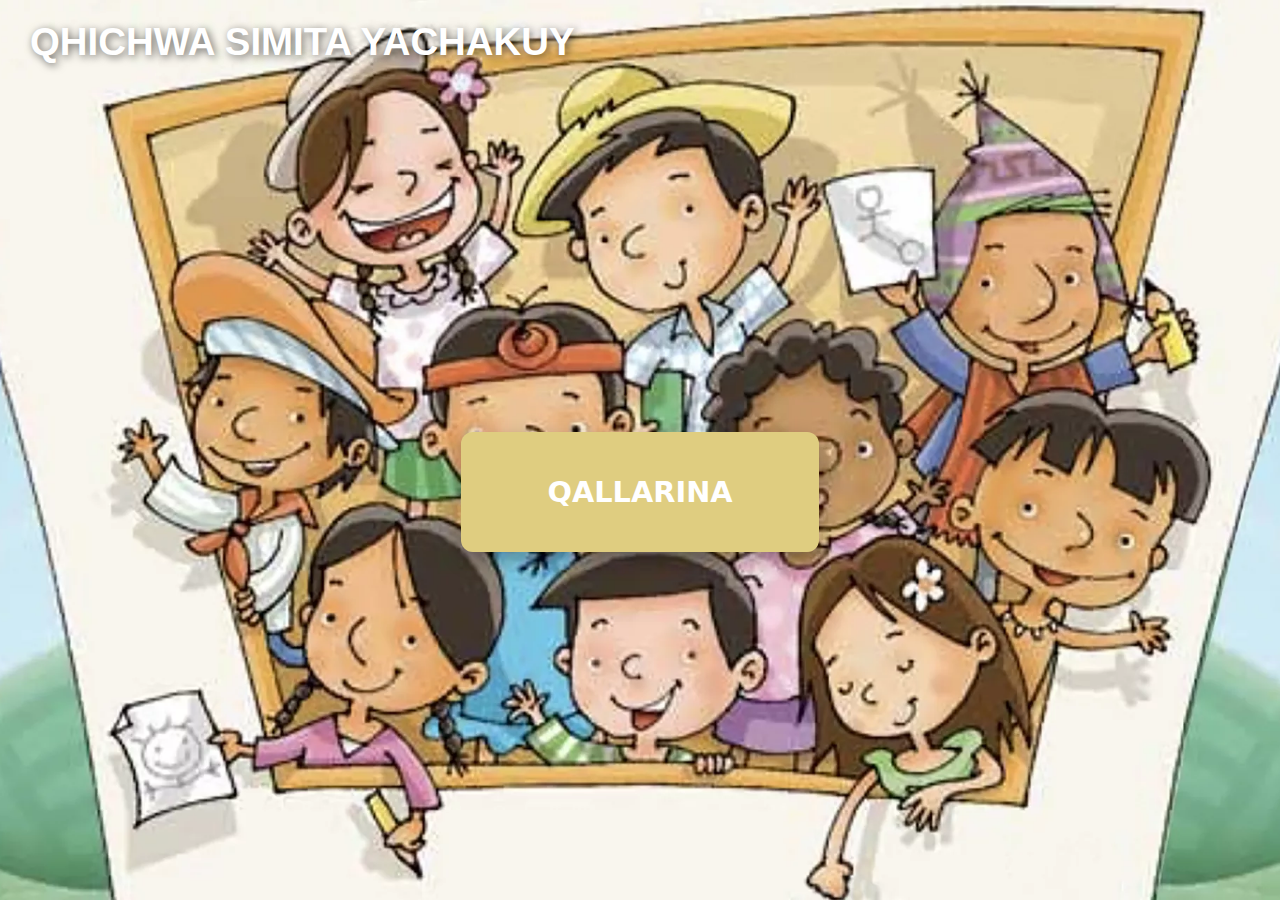
<file: index.html>
<!DOCTYPE html>
<html lang="es">
<head>
  <meta charset="UTF-8">
  <meta name="viewport" content="width=device-width, initial-scale=1.0">
  <title>Página de Inicio - Museo Educativo</title>
  <link rel="stylesheet" href="incio.css">
</head>
<body>
  <div class="inicio-bg">
    <header class="inicio-header">
      <h1 class="site-title">QHICHWA SIMITA YACHAKUY</h1>
    </header>

    <main class="inicio-main">
      <a href="menu.html" class="start-btn">QALLARINA

      </a>
    </main>
  </div>
</body>
</html>
</file>
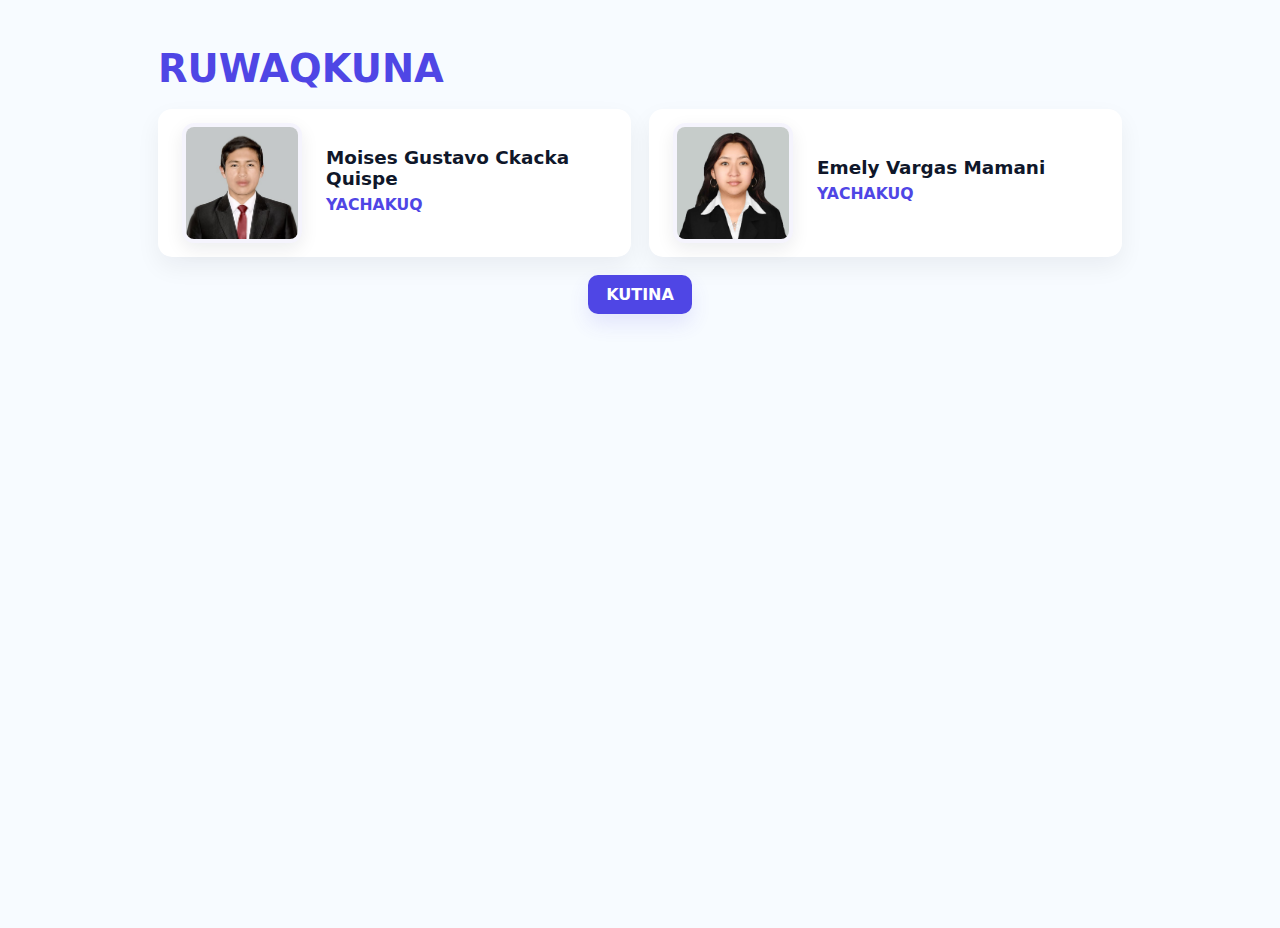
<file: autores.html>
<!doctype html>
<html lang="es">
<head>
  <meta charset="utf-8" />
  <meta name="viewport" content="width=device-width,initial-scale=1" />
  <title>Autores — Mundoprimaria</title>
  <link rel="stylesheet" href="autores.css">
</head>
<body>
  <main class="wrap">
    <header class="site-header">
      
      <h1 class="page-title">RUWAQKUNA</h1>
      
    </header>

    <section class="authors">
      <article class="author-card">
        <div class="media">
          <img src="moises.png" alt="Foto de Juan Pérez" class="author-photo">
        </div>
        <div class="info">
          <h2 class="name">Moises Gustavo Ckacka Quispe</h2>
          <p class="role">YACHAKUQ</p>        
        </div>
      </article>

      <article class="author-card">
        <div class="media">
          <img src="mujer.png" alt="Foto de María Gómez" class="author-photo">
        </div>
        <div class="info">
          <h2 class="name">Emely Vargas Mamani</h2>
          <p class="role">YACHAKUQ</p>
        </div>
      </article>
    </section>

    <footer class="site-footer">
      <a class="back-btn" href="menu.html">KUTINA</a>
    </footer>
  </main>
</body>
</html>
</file>
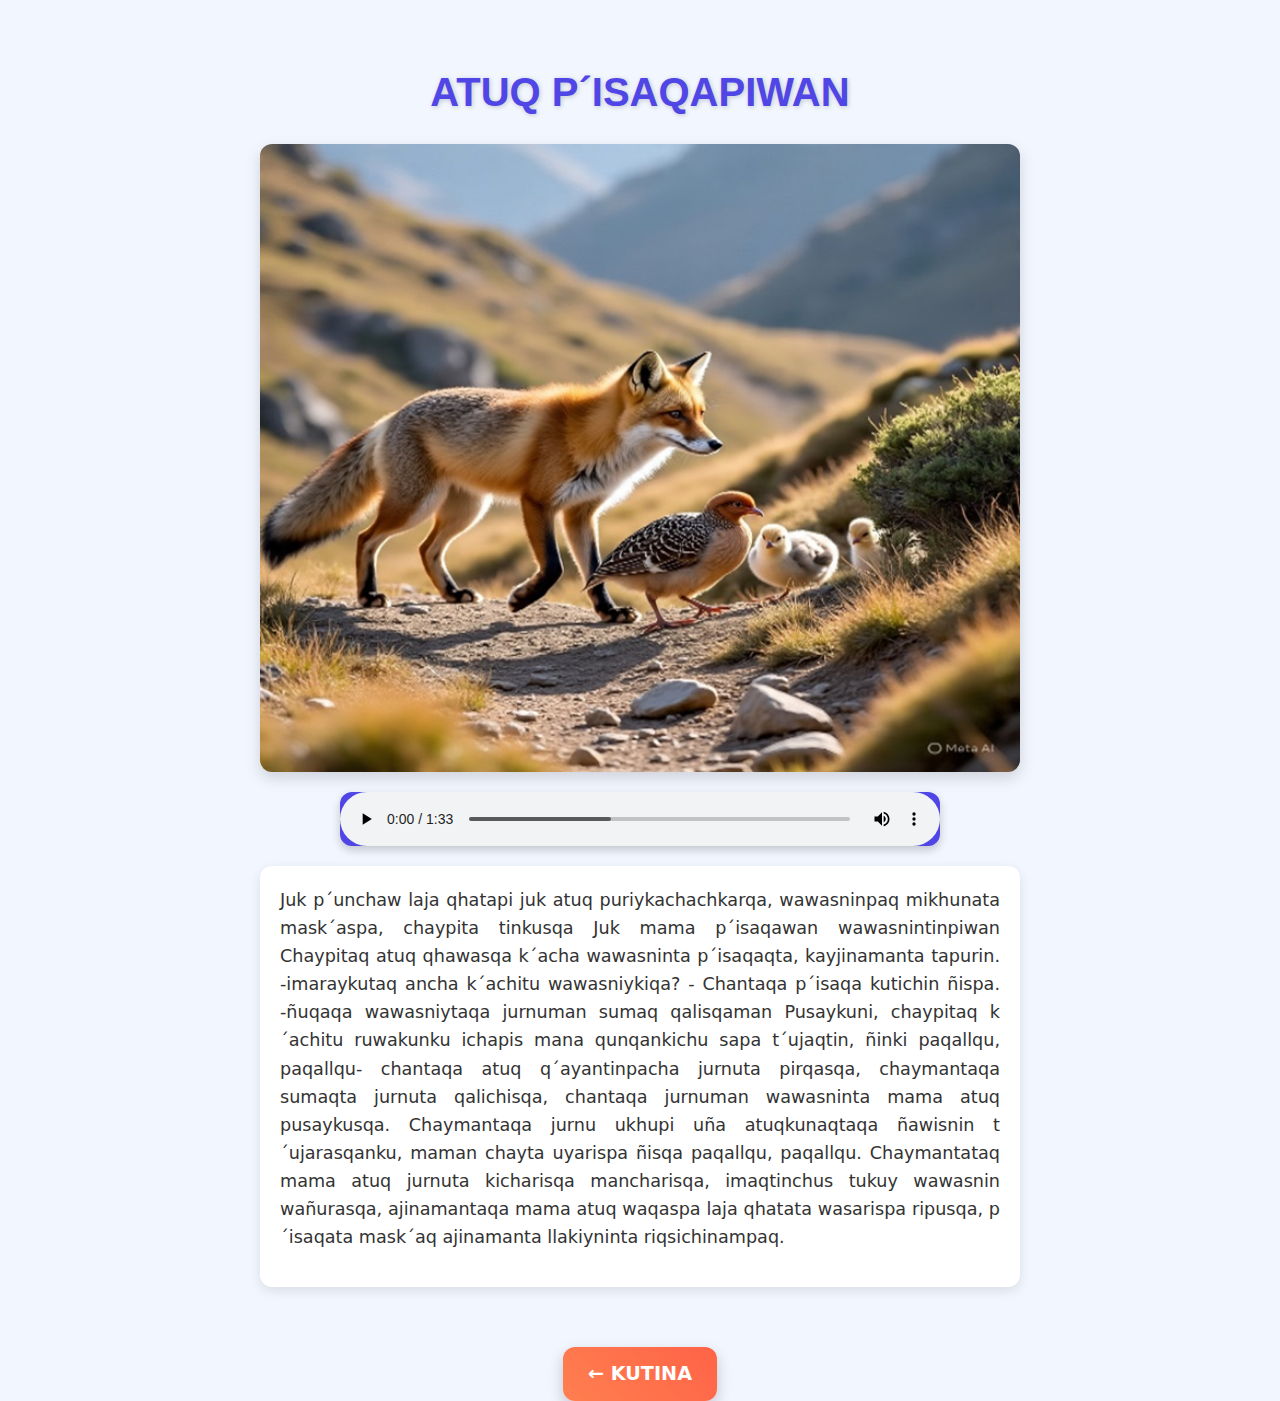
<file: cuento2.html>
<!DOCTYPE html>
<html lang="es">
<head>
  <meta charset="UTF-8">
  <meta name="viewport" content="width=device-width, initial-scale=1.0">
  <title>Cuento 1 - Mundoprimaria</title>
  <link rel="stylesheet" href="cuento.css">
</head>
<body>

  <div class="cuento-container">

    <!-- Título -->
    <header>
      <h1 class="cuento-title">ATUQ   P´ISAQAPIWAN</h1>
    </header>

    <!-- Imagen -->
    <div class="cuento-image">
      <img src="cuento2.png" alt="El Ratón y el León">
    </div>

    <!-- Reproductor de audio -->
    <div class="audio-player">
      <audio controls>
        <source src="cuento2.mp3" type="audio/mpeg">
        Tu navegador no soporta el audio.
      </audio>
    </div>

    <!-- Texto del cuento -->
    <div class="cuento-text">
      <p>
        Juk p´unchaw laja qhatapi juk atuq puriykachachkarqa,
wawasninpaq mikhunata mask´aspa, chaypita tinkusqa
Juk mama p´isaqawan wawasnintinpiwan
Chaypitaq atuq qhawasqa k´acha wawasninta p´isaqaqta,
kayjinamanta tapurin.
-imaraykutaq ancha k´achitu wawasniykiqa? -
 Chantaqa p´isaqa kutichin ñispa.
-ñuqaqa wawasniytaqa jurnuman sumaq qalisqaman
 Pusaykuni, chaypitaq k´achitu ruwakunku ichapis mana qunqankichu 
sapa t´ujaqtin, ñinki paqallqu, paqallqu-
chantaqa atuq q´ayantinpacha jurnuta pirqasqa, chaymantaqa 
sumaqta jurnuta qalichisqa, chantaqa jurnuman wawasninta mama atuq pusaykusqa.
Chaymantaqa jurnu ukhupi uña atuqkunaqtaqa ñawisnin t´ujarasqanku, 
maman chayta uyarispa ñisqa paqallqu, paqallqu.
Chaymantataq mama atuq jurnuta kicharisqa mancharisqa, imaqtinchus
tukuy wawasnin wañurasqa, ajinamantaqa mama atuq waqaspa laja qhatata wasarispa ripusqa, p´isaqata mask´aq ajinamanta llakiyninta riqsichinampaq. 

      </p>
 
    </div>

  </div>
<div class="back-btn-container">
  <a href="menu cuentos.html" class="back-btn">← KUTINA</a>
</div>
</body>
</html>
</file>
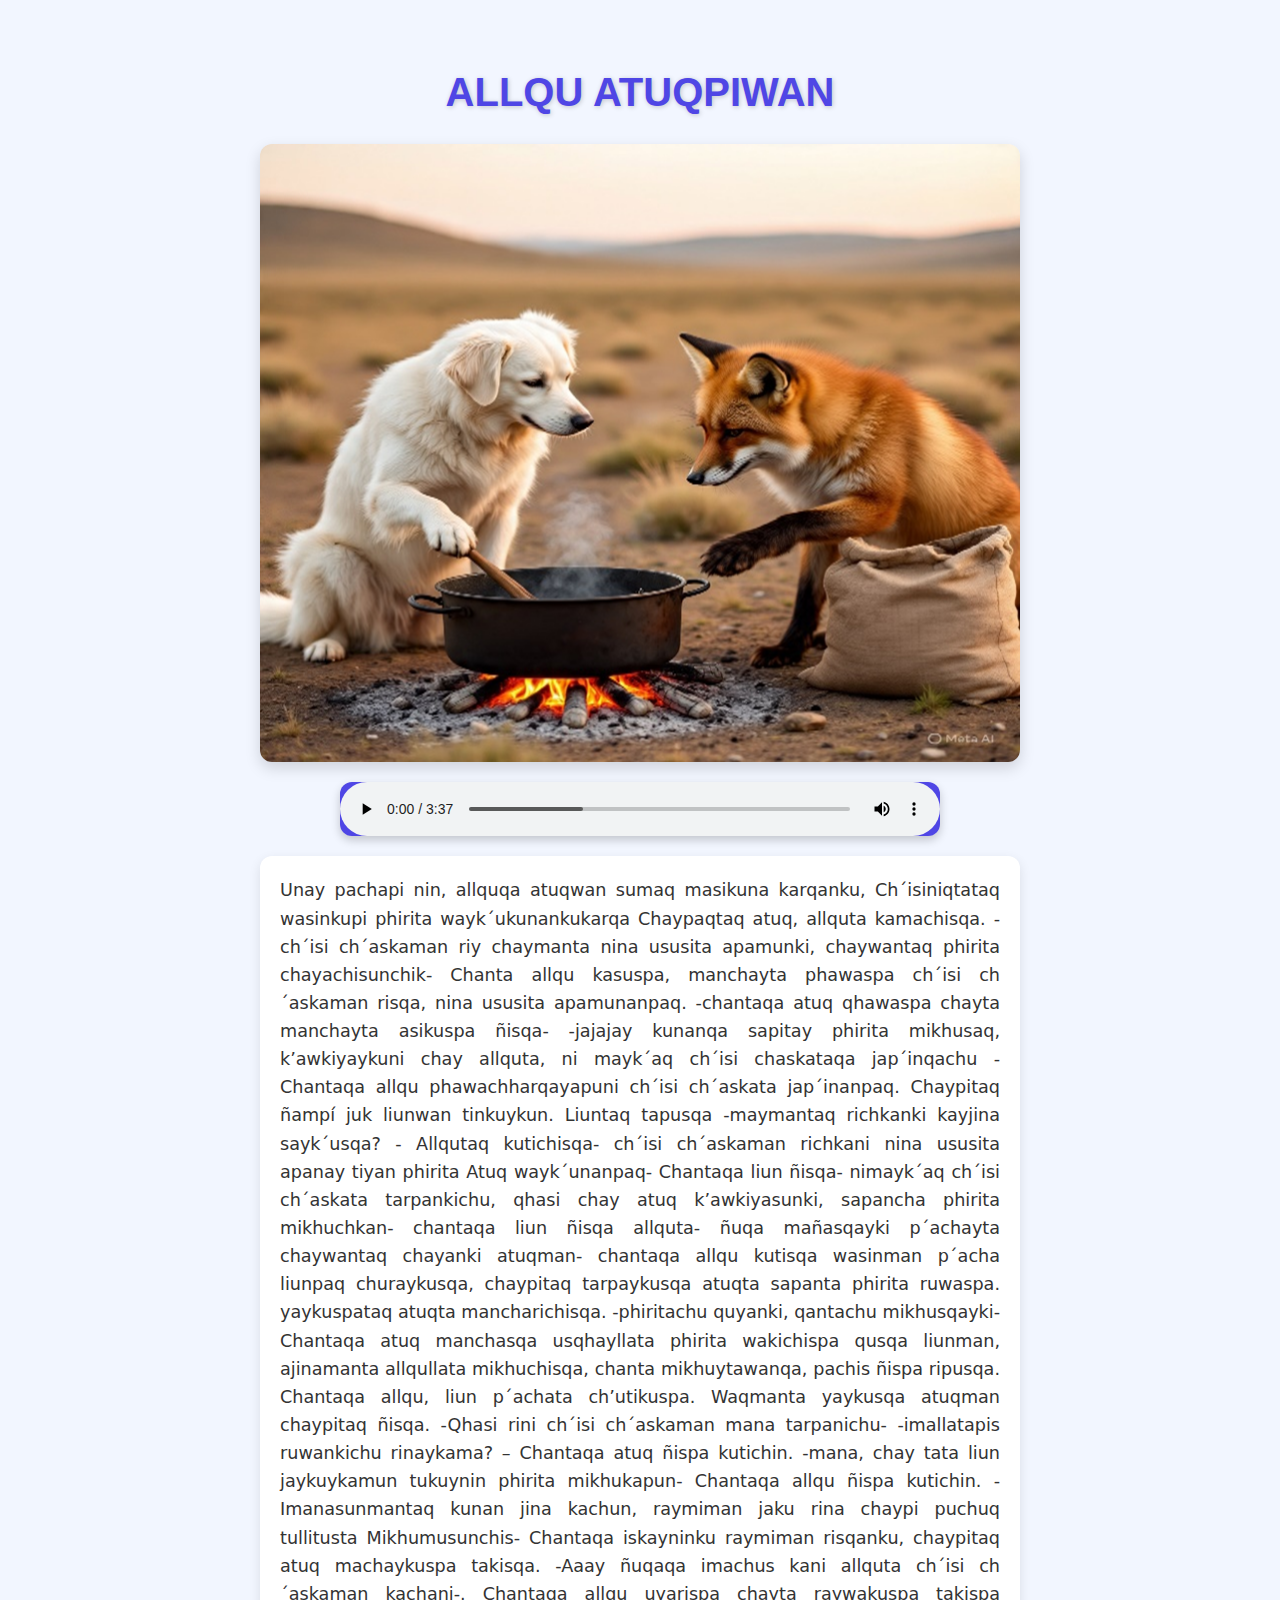
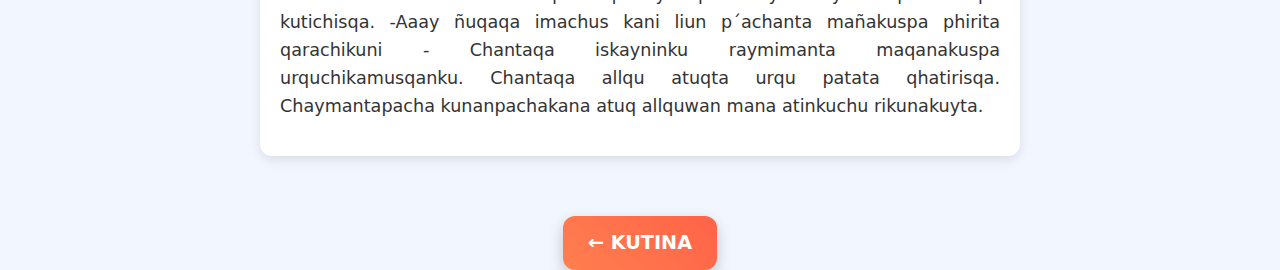
<file: cuento4.html>
<!DOCTYPE html>
<html lang="es">
<head>
  <meta charset="UTF-8">
  <meta name="viewport" content="width=device-width, initial-scale=1.0">
  <title>Cuento 1 - Mundoprimaria</title>
  <link rel="stylesheet" href="cuento.css">
</head>
<body>

  <div class="cuento-container">

    <!-- Título -->
    <header>
      <h1 class="cuento-title">ALLQU ATUQPIWAN</h1>
    </header>

    <!-- Imagen -->
    <div class="cuento-image">
      <img src="cuento4.png" alt="El Ratón y el León">
    </div>

    <!-- Reproductor de audio -->
    <div class="audio-player">
      <audio controls>
        <source src="cuento4.mp3" type="audio/mpeg">
        Tu navegador no soporta el audio.
      </audio>
    </div>

    <!-- Texto del cuento -->
    <div class="cuento-text">
      <p>
        Unay pachapi nin, allquqa atuqwan sumaq masikuna karqanku, 
Ch´isiniqtataq	wasinkupi phirita wayk´ukunankukarqa
Chaypaqtaq atuq, allquta kamachisqa.
-ch´isi ch´askaman riy chaymanta nina ususita apamunki, chaywantaq phirita chayachisunchik-
Chanta allqu kasuspa, manchayta phawaspa ch´isi ch´askaman risqa, nina ususita apamunanpaq.
-chantaqa atuq qhawaspa chayta manchayta asikuspa ñisqa-
-jajajay kunanqa sapitay phirita mikhusaq, k’awkiyaykuni chay allquta,
ni mayk´aq ch´isi chaskataqa jap´inqachu -
Chantaqa allqu phawachharqayapuni ch´isi ch´askata jap´inanpaq.
Chaypitaq ñampí juk liunwan tinkuykun.
Liuntaq tapusqa -maymantaq richkanki kayjina sayk´usqa? -
Allqutaq kutichisqa- ch´isi ch´askaman richkani nina ususita apanay tiyan phirita 
Atuq wayk´unanpaq-
Chantaqa liun ñisqa- nimayk´aq ch´isi ch´askata tarpankichu,
qhasi chay atuq k’awkiyasunki, sapancha phirita mikhuchkan-
chantaqa liun ñisqa allquta- ñuqa mañasqayki p´achayta chaywantaq 
chayanki atuqman-
chantaqa allqu kutisqa wasinman p´acha liunpaq churaykusqa, chaypitaq tarpaykusqa atuqta sapanta phirita ruwaspa.
yaykuspataq atuqta mancharichisqa. 
-phiritachu quyanki, qantachu mikhusqayki-
Chantaqa atuq manchasqa usqhayllata phirita wakichispa qusqa liunman, ajinamanta allqullata mikhuchisqa, chanta mikhuytawanqa, pachis ñispa ripusqa.
Chantaqa allqu, liun p´achata ch’utikuspa.
Waqmanta yaykusqa atuqman chaypitaq ñisqa.
-Qhasi rini ch´isi ch´askaman mana tarpanichu-
-imallatapis ruwankichu rinaykama? –
Chantaqa atuq ñispa kutichin.
-mana, chay tata liun jaykuykamun tukuynin phirita mikhukapun-
Chantaqa allqu ñispa kutichin.
-Imanasunmantaq kunan jina kachun, raymiman jaku rina chaypi puchuq tullitusta
Mikhumusunchis-
Chantaqa iskayninku raymiman risqanku, chaypitaq atuq machaykuspa takisqa.
-Aaay ñuqaqa imachus kani allquta ch´isi ch´askaman kachani-.
Chantaqa allqu uyarispa chayta raywakuspa takispa kutichisqa.
-Aaay ñuqaqa imachus kani liun p´achanta mañakuspa phirita qarachikuni -
Chantaqa iskayninku raymimanta maqanakuspa urquchikamusqanku.
Chantaqa allqu atuqta urqu patata qhatirisqa.
Chaymantapacha kunanpachakana atuq allquwan mana atinkuchu rikunakuyta.

      </p>
 
    </div>

  </div>
<div class="back-btn-container">
  <a href="menu cuentos.html" class="back-btn">← KUTINA</a>
</div>
</body>
</html>
</file>
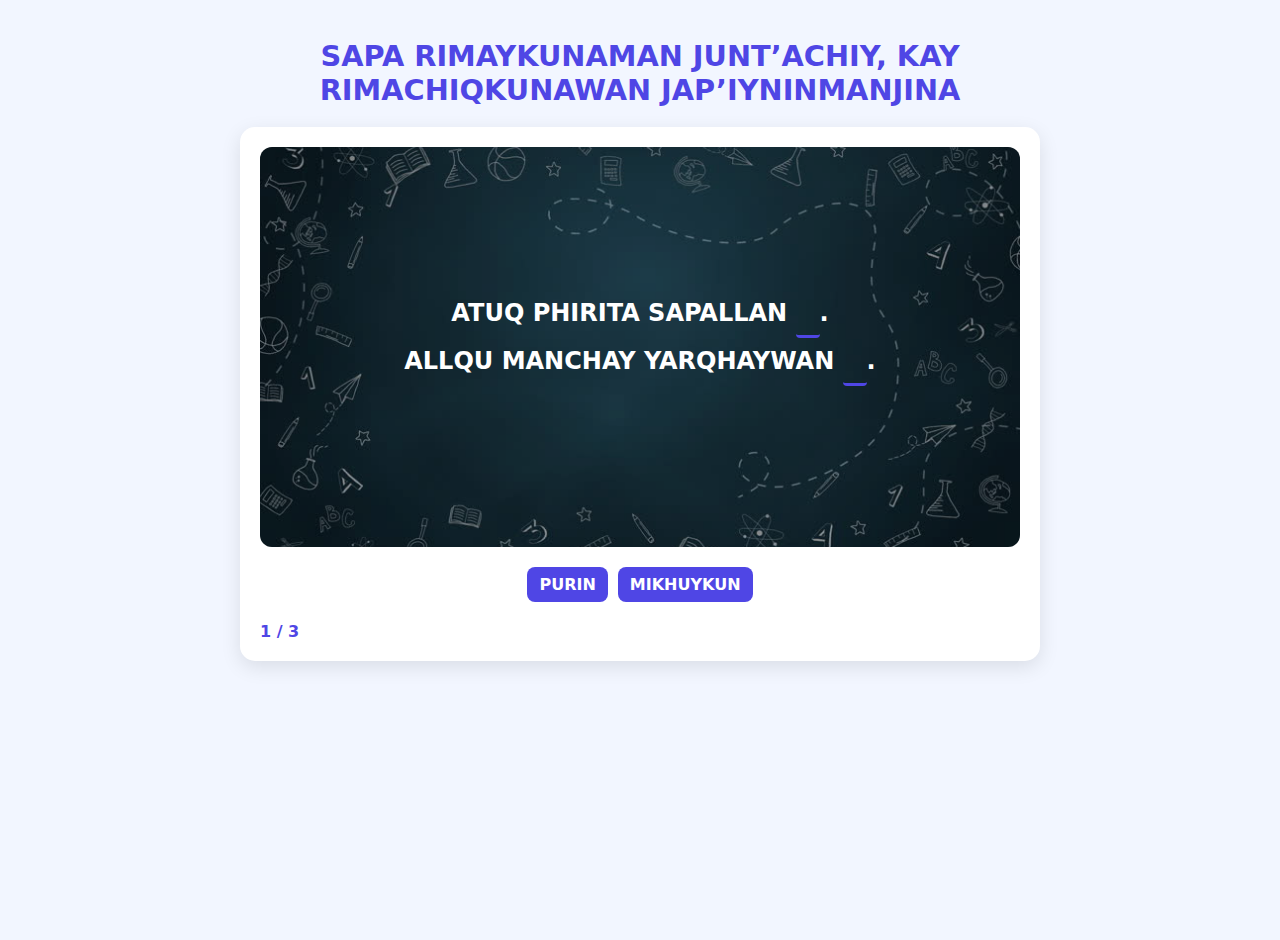
<file: juego2.html>
<!DOCTYPE html>
<html lang="es">
<head>
  <meta charset="UTF-8">
  <meta name="viewport" content="width=device-width, initial-scale=1.0">
  <title>Juego — Completa las Oraciones</title>
  <link rel="stylesheet" href="oraciones.css">
</head>
<body>

<div class="page-bg">
  <main class="container">
    <header class="topbar">
      <h1 class="title">SAPA RIMAYKUNAMAN JUNT’ACHIY, KAY RIMACHIQKUNAWAN JAP’IYNINMANJINA</h1>
    </header>

    <section class="frame">
      <div class="frame-inner">

        <!-- Oraciones -->
        <div id="sentences" class="sentences"></div>

        <!-- Palabras para arrastrar -->
        <div id="words" class="word-strip"></div>

        <!-- Controles -->
        <div class="controls">
          
          <div id="page-indicator" class="page-indicator">1 / 3</div>
        </div>

      </div>
    </section>
  </main>
</div>

<script src="oraciones.js"></script>
</body>
</html>
</file>
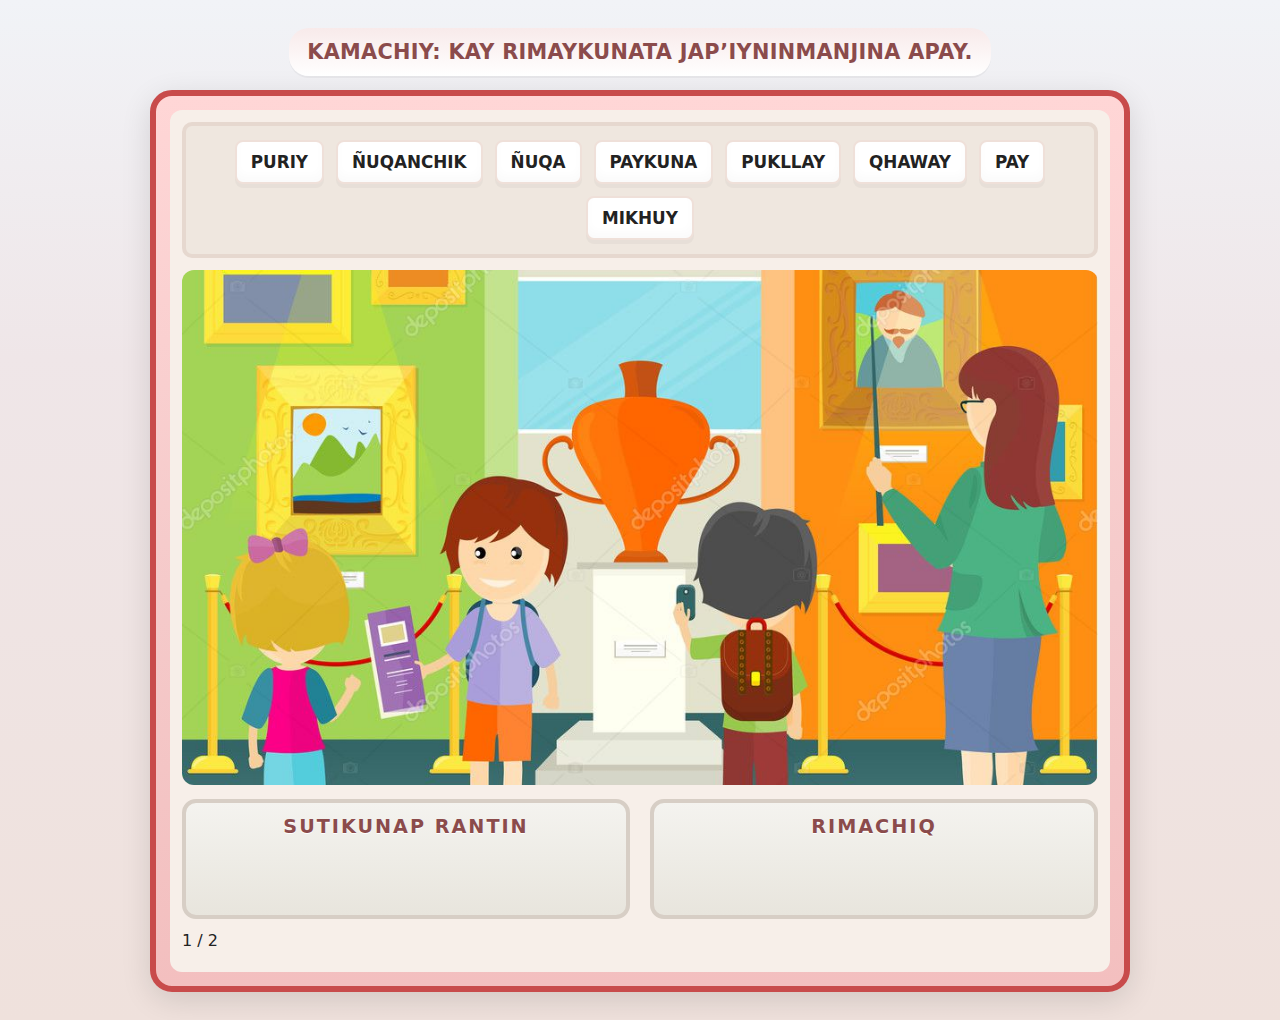
<file: juegos.html>
<!doctype html>
<html lang="es">
<head>
  <meta charset="utf-8" />
  <meta name="viewport" content="width=device-width,initial-scale=1" />
  <title>Juego — Singular / Plural (Museo)</title>
  <link rel="stylesheet" href="estilo1.css">
</head>
<body>
  <div class="page-bg">
    <main class="container">
      <header class="topbar">
        
        <h1 class="title">KAMACHIY: KAY RIMAYKUNATA JAP’IYNINMANJINA APAY.</h1>
      </header>

      <section class="frame">
        <div class="frame-inner">
          <!-- Zona superior de palabras -->
          <div class="word-strip" id="word-strip" aria-live="polite"></div>

          <!-- Escena central (decoración tipo museo) -->
          <div class="scene">
            <div class="scene-left"></div>
            <div class="scene-center">
              <div class="statue"></div>
            </div>
            <div class="scene-right"></div>
          </div>

          <!-- Contenedores destino -->
          <div class="targets-row">
            <div class="target" id="singular-target">
              <div class="target-label">SUTIKUNAP RANTIN</div>
              <div class="target-drop" data-box="singular"></div>
            </div>

            <div class="target" id="plural-target">
              <div class="target-label">RIMACHIQ</div>
              <div class="target-drop" data-box="plural"></div>
            </div>
          </div>

          <!-- Controles -->
          <div class="controls">
            <div class="left-controls">
              
              <div class="page-indicator" id="page-indicator">1 / 2</div>
            </div>

            
          </div>

          <div class="feedback" id="feedback" aria-live="polite"></div>
        </div>
      </section>

      
    </main>
  </div>

  <script src="java.js"></script>
</body>
</html>
</file>
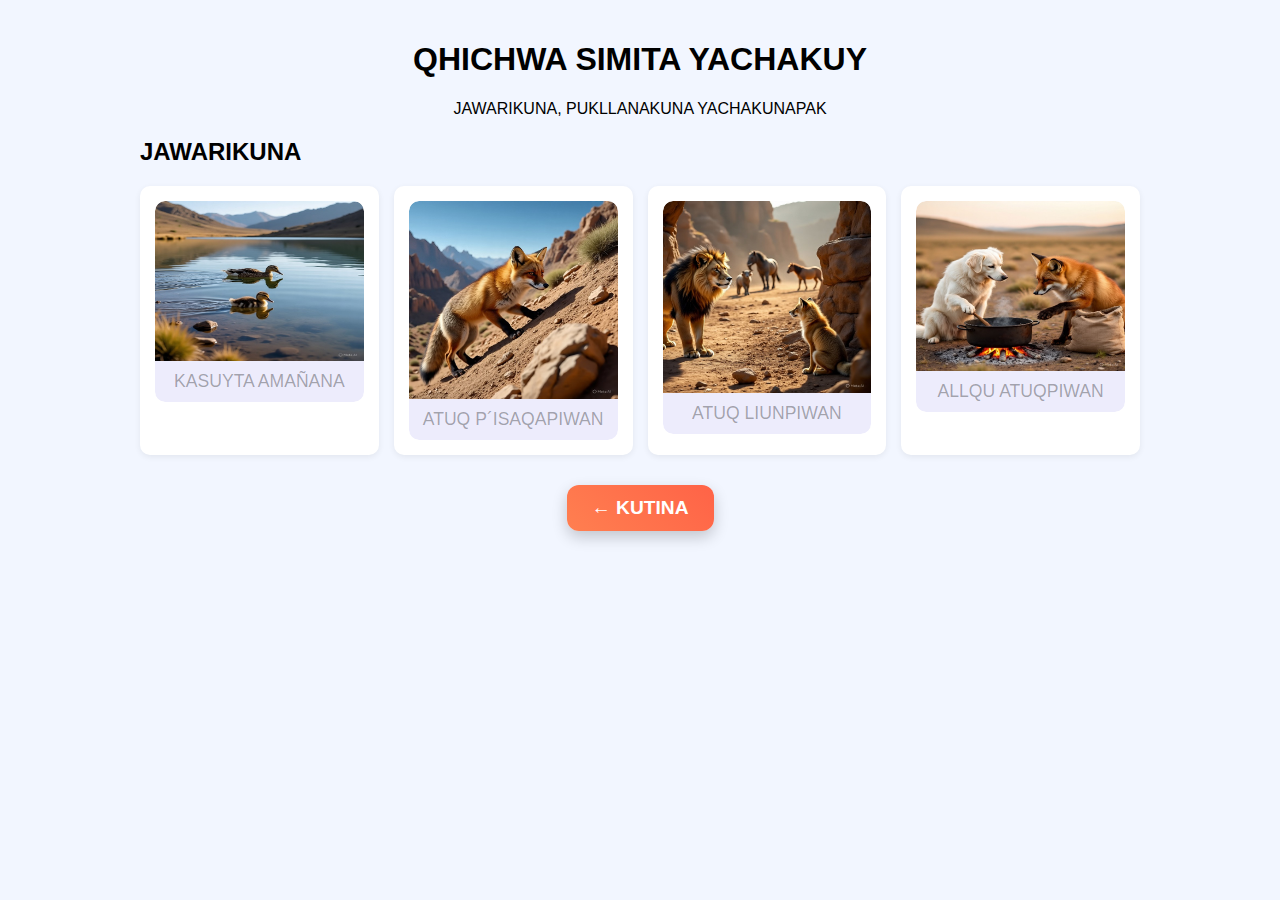
<file: menu cuentos.html>
<!DOCTYPE html>
<html lang="es">
<head>
    <meta charset="UTF-8">
    <meta name="viewport" content="width=device-width, initial-scale=1.0">
    <title>Mundoprimaria Lite</title>

    <!-- Enlace al CSS -->
    <link rel="stylesheet" href="style.css">
</head>
<body>

<div class="container">
    <header>
        <h1>QHICHWA SIMITA YACHAKUY</h1>
        <p>JAWARIKUNA, PUKLLANAKUNA YACHAKUNAPAK</p>
    </header>

    <!-- SECCIÓN CUENTOS -->
<section id="cuentos" class="section active">
    <h2>JAWARIKUNA</h2>
    
    <div class="stories">

        <div class="story">
            <a href="cuento1.html">
                <img src="cuento1.png" alt="Cuento 1">
                <div class="story-text">KASUYTA AMAÑANA</div>
            </a>
        </div>

        <div class="story">
            <a href="cuento2.html">
                <img src="cuento22.png" alt="Cuento 2">
                <div class="story-text">ATUQ P´ISAQAPIWAN</div>
            </a>
        </div>

        <div class="story">
            <a href="cuento3.html">
                <img src="cuento33.png" alt="Cuento 3">
                <div class="story-text">ATUQ LIUNPIWAN</div>
            </a>
        </div>
        
        <div class="story">
            <a href="cuento4.html">
                <img src="cuento4.png" alt="Cuento 3">
                <div class="story-text">ALLQU ATUQPIWAN</div>
            </a>
        </div>
    </div>
</section> 
<!-- Botón de volver -->
<div class="back-btn-container">
  <a href="menu.html" class="back-btn">← KUTINA</a>
</div> 
</body>
</html>
</file>
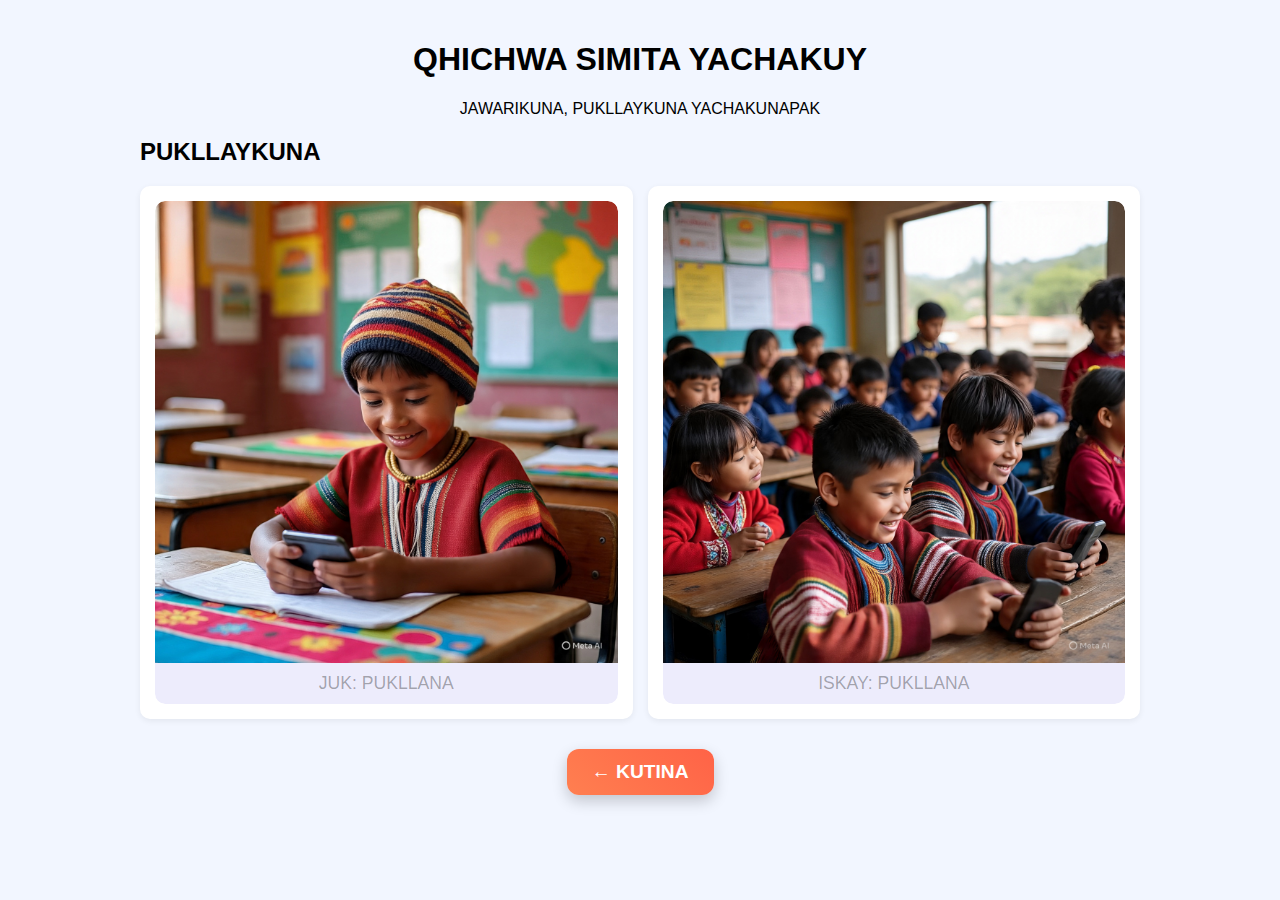
<file: menu juegos.html>
<!DOCTYPE html>
<html lang="es">
<head>
    <meta charset="UTF-8">
    <meta name="viewport" content="width=device-width, initial-scale=1.0">
    <title>Mundoprimaria Lite</title>

    <!-- Enlace al CSS -->
    <link rel="stylesheet" href="style.css">
</head>
<body>

<div class="container">
    <header>
        <h1>QHICHWA SIMITA YACHAKUY</h1>
        <p>JAWARIKUNA, PUKLLAYKUNA YACHAKUNAPAK</p>
    </header>

    <!-- SECCIÓN CUENTOS -->
<section id="cuentos" class="section active">
    <h2>PUKLLAYKUNA</h2>
    
    <div class="stories">

        <div class="story">
            <a href="juegos.html">
                <img src="JUK PUKLLANA.jpg" alt="Cuento 1">
                <div class="story-text">JUK: PUKLLANA</div>
            </a>
        </div>

        <div class="story">
            <a href="juego2.html">
                <img src="ISKAY PUKLLANA.jpg" alt="Cuento 2">
                <div class="story-text">ISKAY: PUKLLANA</div>
            </a>
        </div>

    </div>
</section>  
<!-- Botón de volver -->
<div class="back-btn-container">
  <a href="menu.html" class="back-btn">← KUTINA</a>
</div>
</body>
</html>
</file>
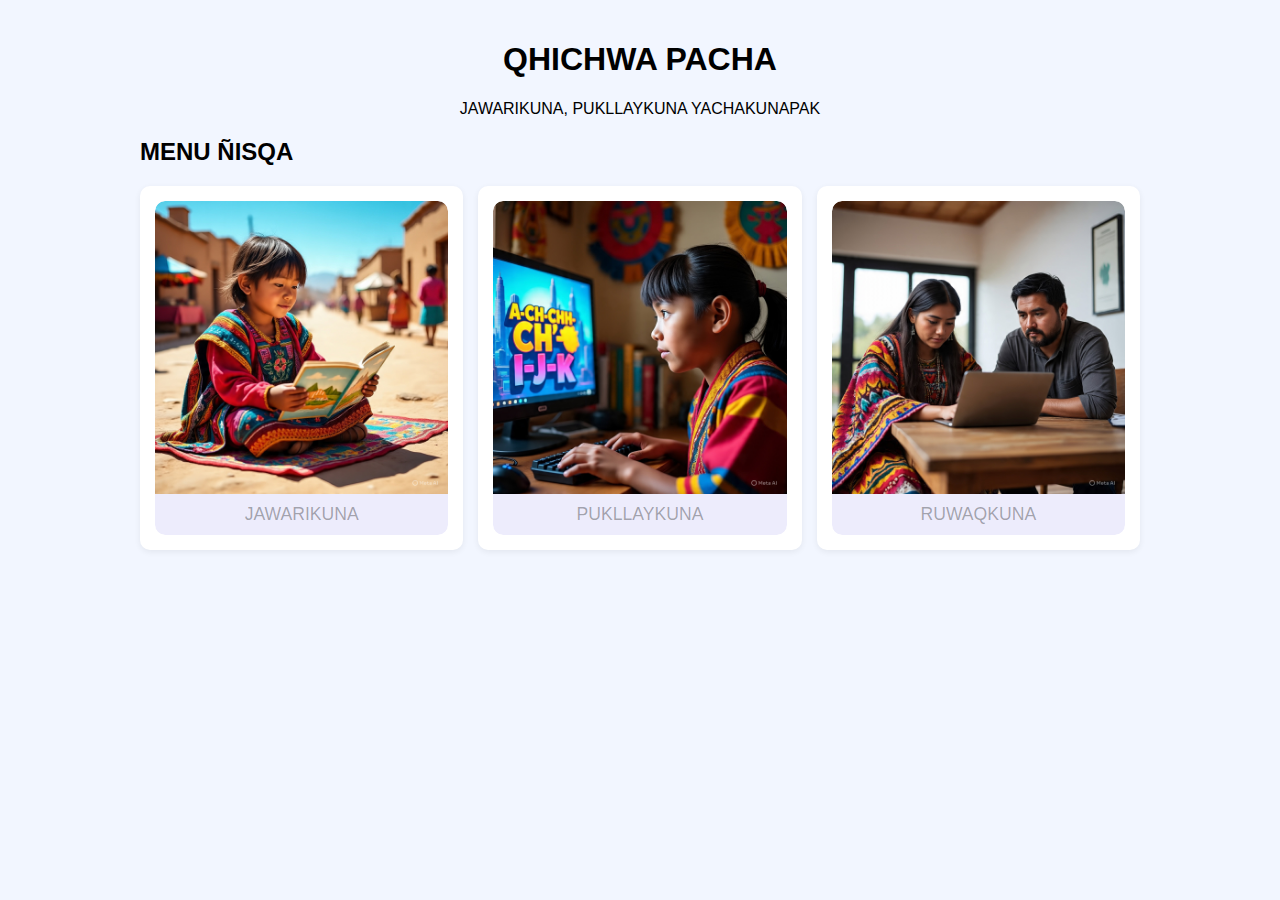
<file: menu.html>
<!DOCTYPE html>
<html lang="es">
<head>
    <meta charset="UTF-8">
    <meta name="viewport" content="width=device-width, initial-scale=1.0">
    <title>Mundoprimaria Lite</title>

    <!-- Enlace al CSS -->
    <link rel="stylesheet" href="style.css">
</head>
<body>

<div class="container">
    <header>
        <h1>QHICHWA PACHA</h1>
        <p>JAWARIKUNA, PUKLLAYKUNA YACHAKUNAPAK</p>
    </header>

    <!-- SECCIÓN CUENTOS -->
<section id="cuentos" class="section active">
    <h2>MENU ÑISQA</h2>
    
    <div class="stories">

        <div class="story">
            <a href="menu cuentos.html">
                <img src="jawarikuna.jpg" alt="Cuento 1">
                <div class="story-text">JAWARIKUNA</div>
            </a>
        </div>

        <div class="story">
            <a href="menu juegos.html">
                <img src="PUKLLAYKUNA.jpg" alt="Cuento 2">
                <div class="story-text">PUKLLAYKUNA </div>
            </a>
        </div>

        <div class="story">
            <a href="autores.html">
                <img src="RUWAQKUNA.jpg" alt="Cuento 3">
                <div class="story-text">RUWAQKUNA</div>
            </a>
        </div>

    </div>
</section>  

</body>
</html>
</file>
<file: oraciones.css>
body {
  font-family: Inter, system-ui, sans-serif;
  margin:0;
  background:#f2f6ff;
}

.page-bg {
  min-height:100vh;
  padding: 20px;
  display:flex;
  justify-content:center;
  align-items:flex-start;
}

.container {
  max-width: 800px;
  width:100%;
}

.topbar {
  text-align:center;
  margin-bottom: 20px;
}

.title {
  font-size: 1.8rem;
  color:#4f46e5;
  font-weight:700;
}

/* Frame */
.frame {
  background:#fff;
  padding: 20px;
  border-radius: 15px;
  box-shadow: 0 6px 20px rgba(0,0,0,0.1);
}

.sentences {
  margin-bottom: 20px;
  padding: 50px 30px;
  border-radius: 12px;
  background-image: url('fondo\ 2.jpg'); /* tu imagen */
  background-size: cover;     
  background-position: center;
  background-repeat: no-repeat;
  position: relative;
  color: #fff;
  min-height: 300px;          /* altura mínima para la imagen */
  
  /* Flexbox para centrar */
  display: flex;
  flex-direction: column;
  justify-content: center; /* centra verticalmente */
  align-items: center;     /* centra horizontalmente */
  text-align: center;      /* centra texto dentro de cada oración */
}

/* Overlay ligero */
.sentences::before {
  content: "";
  position: absolute;
  top:0; left:0; right:0; bottom:0;
  background: rgba(0,0,0,0.25);
  border-radius: 12px;
  z-index: 0;
}

/* Oraciones y targets encima del overlay */
.sentence, .target {
  position: relative;
  z-index: 1;
  font-weight: 700;
}

.sentence {
  margin-bottom: 20px;
  font-size: 1.5rem;
}

.target {
  min-width: 90px;
  padding: 8px 12px;
  border-bottom: 3px solid #4f46e5;
  text-align: center;
  border-radius: 4px;
}



/* Palabras para arrastrar */
.word-strip {
  display:flex;
  flex-wrap:wrap;
  gap:10px;
  justify-content:center;
  margin-bottom:20px;
}

.word-pill {
  padding:8px 12px;
  background:#4f46e5;
  color:#fff;
  border-radius:8px;
  cursor:grab;
  font-weight:700;
  user-select:none;
  transition: transform 0.2s;
}

.word-pill.dragging {
  opacity:0.6;
  transform: scale(0.95);
}

/* Controles */
.controls {
  display:flex;
  justify-content:space-between;
  align-items:center;
  flex-wrap: wrap;
}

.action-btn.alt {
  background:#fff;
  color:#4f46e5;
  border:2px solid #4f46e5;
  padding:8px 12px;
  border-radius:8px;
  cursor:pointer;
  margin-top: 10px;
}

/* Indicador de ronda */
.page-indicator {
  font-weight: 600;
  color:#4f46e5;
}

/* Responsivo */
@media(max-width:700px){
  .title {
    font-size: 1.5rem;
  }

  .sentence {
    font-size: 1rem;
  }

  .target {
    min-width: 60px;
    padding: 3px 6px;
  }

  .word-pill {
    font-size: 0.9rem;
    padding: 6px 10px;
  }

  .controls {
    flex-direction: column;
    gap: 10px;
  }
}

@media(max-width:480px){
  .title {
    font-size: 1.3rem;
  }

  .sentence {
    font-size: 0.95rem;
  }

  .target {
    min-width: 50px;
    padding: 2px 5px;
  }

  .word-pill {
    font-size: 0.85rem;
    padding: 5px 8px;
  }
}
</file>
<file: estilo1.css>
:root{
  --bg1:#f6e9e9; --frame:#c84b4b; --card:#f7efe9; --muted:#6b6b6b;
  --stone:#e6e3dc; --accent:#6b2f2f; --accent-2:#8b4b4b;
}
*{box-sizing:border-box}
html,body{height:100%;margin:0;font-family:Inter,system-ui,-apple-system,Segoe UI,Roboto,Arial;color:#222}
.page-bg{
  background: linear-gradient(180deg,#f1f3f7 0%, #efe6e8 35%, #efe1dc 100%);
  min-height:100vh; padding:28px 12px;
  display:flex;align-items:flex-start;justify-content:center;
}

/* Container y cabecera */
.container{width:100%;max-width:980px}
.topbar{display:flex;flex-direction:column;align-items:center;gap:6px;margin-bottom:14px}
.breadcrumb{font-size:.85rem;color:var(--muted)}
.title{margin:0;padding:12px 18px;border-radius:20px;background:linear-gradient(#f8eaea,#fff);color:var(--accent-2);font-weight:600;letter-spacing:.3px;font-size:1.3rem;text-align:center;box-shadow:0 2px 0 rgba(0,0,0,.04)}

.frame{
  background: linear-gradient(180deg,#ffd6d6,#f5caca 55%, #f3bfbf 100%);
  border-radius:22px;padding:14px;border:6px solid var(--frame);
  box-shadow: 0 8px 30px rgba(0,0,0,.12);
}
.frame-inner{background:var(--card);border-radius:12px;padding:12px;position:relative;overflow:hidden}

/* Tirilla de palabras */
.word-strip{display:flex;flex-wrap:wrap;gap:12px;justify-content:center;padding:14px 8px;background:#efe7df;border-radius:10px;border:4px solid #e6d8cf;margin-bottom:12px}
.word-pill{
  padding:10px 14px;border-radius:8px;background:white;border:2px solid #efe0d9;font-weight:700;cursor:grab;
  font-size:1.05rem;user-select:none;box-shadow:0 4px 0 rgba(0,0,0,.03), inset 0 -6px 10px rgba(0,0,0,.02)
}

.scene {
  display: flex;
  gap: 12px;
  align-items: flex-end;
  justify-content: center;
  padding: 18px 6px 8px;

  aspect-ratio: 16 / 9; /* ancho : alto */
  width: 100%; /* ocupar todo el ancho disponible */

  background-image: url('museo.jpg');
  background-size: cover;
  background-position: center;
  background-repeat: no-repeat;
  border-radius: 12px;
}



/* Contenedores tipo piedra */
.targets-row{display:flex;gap:20px;justify-content:space-between;margin-top:14px}
.target{flex:1;min-height:120px;background:linear-gradient(#f4f3ef,#e8e5dd);border-radius:14px;padding:12px;border:4px solid #d7cec5;display:flex;flex-direction:column;align-items:center;justify-content:flex-start;position:relative}
.target-label{font-size:1.2rem;font-weight:800;color:var(--accent-2);letter-spacing:2px;margin-bottom:8px;text-shadow:0 1px 0 #fff}
.target-drop{flex:1;width:100%;display:flex;flex-wrap:wrap;gap:10px;align-items:flex-start;justify-content:center;padding:8px;border-radius:8px}

/* Controls y botones */
.controls{display:flex;justify-content:space-between;align-items:center;margin-top:12px;gap:10px}
.control-btn{background:#fff;border:2px solid #f0e6e6;padding:8px 10px;border-radius:8px;cursor:pointer;font-weight:700}
.action-btn{background:var(--accent);color:#fff;border:0;padding:8px 12px;border-radius:10px;cursor:pointer;font-weight:700}
.action-btn.alt{background:#fff;color:var(--accent);border:2px solid #f0e6e6}
.sound-btn{background:#fff;border:1px solid #e9e0df;padding:8px 10px;border-radius:10px;cursor:pointer}

/* Feedback */
.feedback{margin-top:10px;text-align:center;font-weight:700;color:var(--muted)}

/* Footer */
.credits{text-align:center;margin-top:12px;color:var(--muted);font-size:.9rem}

/* Estilos de arrastrables cuando están contenidos */
.word-pill[draggable="true"]{touch-action:none}
.word-pill.dragging{opacity:.6;transform:scale(.98)}

/* Responsivo */
@media (max-width:900px){
  .scene-center{width:320px;height:120px}
  .targets-row{flex-direction:column}
  .target{min-height:100px}
}
@media (max-width:480px){
  .title{font-size:1.05rem;padding:10px}
  .word-pill{font-size:.95rem;padding:8px 10px}
}
</file>
<file: style.css>
body{
  font-family: Arial, sans-serif;
  margin:0;
  background:#f2f6ff;
}

.container{
  max-width:1000px;
  margin:auto;
  padding:20px;
}

header{
  text-align:center;
  margin-bottom:20px;
}

nav{
  display:flex;
  gap:10px;
  justify-content:center;
  margin-bottom:20px;
}

.tab{
  padding:10px 15px;
  border:none;
  background:#dde3ff;
  cursor:pointer;
  border-radius:8px;
  font-size:16px;
}

.tab.active{
  background:#4f46e5;
  color:white;
}

.section{
  display:none;
}

.section.active{
  display:block;
}

/* Cuentos */
.stories{
  display:grid;
  grid-template-columns:repeat(auto-fit,minmax(220px,1fr));
  gap:15px;
}

.story{
  background:white;
  padding:15px;
  border-radius:10px;
  box-shadow:0 2px 6px #0001;
}
/* Asegurar que todo el div sea clicable */
.story a {
  text-decoration: none; /* quitar subrayado */
  color: inherit;        /* hereda el color del texto */
  display: block;
  border-radius: 10px;
  overflow: hidden;      /* para que los bordes redondeados funcionen */
  transition: transform 0.2s, box-shadow 0.2s;
}

/* Efecto hover */
.story a:hover {
  transform: translateY(-5px);
  box-shadow: 0 8px 20px rgba(0,0,0,0.2);
}

/* Imagen dentro del enlace */
.story img {
  width: 100%;
  height: auto;
  display: block;
  border-radius: 10px 10px 0 0;
  box-shadow: none;
}

/* Texto debajo de la imagen dentro del enlace */
.story-text {
  background: rgba(79, 70, 229, 0.1);
  text-align: center;
  padding: 10px 5px;
  font-family: 'Cursive', sans-serif;
  font-size: 1.1rem;
  color: #00000054;
  border-radius: 0 0 10px 10px;
}
/* Botón de volver */
.back-btn-container {
  text-align: center;
  margin-top: 30px;
}

.back-btn {
  display: inline-block;
  padding: 12px 25px;
  background: linear-gradient(45deg, #ff7f50, #ff6347);
  color: #fff;
  text-decoration: none;
  font-size: 1.2rem;
  font-weight: 700;
  border-radius: 12px;
  box-shadow: 0 6px 15px rgba(0,0,0,0.2);
  transition: all 0.3s ease;
}

.back-btn:hover {
  transform: translateY(-3px);
  box-shadow: 0 8px 20px rgba(0,0,0,0.3);
}

/* Responsivo */
@media(max-width:700px){
  .stories{
    grid-template-columns:1fr;
  }

  .target{
    min-width:100%;
  }
}
</file>
<file: incio.css>
/* Reset básico */
* {
  margin: 0;
  padding: 0;
  box-sizing: border-box;
}

html, body {
  height: 100%;
  font-family: 'Inter', system-ui, sans-serif;
}

.inicio-bg {
  width: 100%;
  height: 100vh;
  background-image: url('fondo1.jpg'); /* reemplaza con tu imagen */
  background-size: cover;
  background-position: center;
  background-repeat: no-repeat;
  display: flex;
  flex-direction: column;
}

.inicio-header {
  padding: 20px 30px;
}

.site-title {
  font-family: 'Cursive', sans-serif; /* letra bonita y llamativa */
  font-size: 3vw; /* tamaño adaptable */
  color: #fff;
  text-shadow: 2px 2px 8px rgba(0,0,0,0.6);
}

.inicio-main {
  flex: 1;
  display: flex;
  justify-content: center;
  align-items: center;
}

.start-btn {
  padding: 1.5em 3em;
  background: linear-gradient(rgb(223, 205, 128));
  color: #fff;
  text-decoration: none;
  font-size: 1.8rem;
  font-weight: 700;
  border-radius: 12px;
  box-shadow: 0 8px 20px rgba(0,0,0,0.3);
  transition: all 0.3s ease;
}

.start-btn:hover {
  transform: scale(1.05);
  box-shadow: 0 12px 25px rgba(0,0,0,0.4);
}

/* Responsivo */
@media (max-width: 900px) {
  .site-title {
    font-size: 5vw;
  }

  .start-btn {
    font-size: 1.5rem;
    padding: 1.2em 2.5em;
  }
}

@media (max-width: 480px) {
  .site-title {
    font-size: 6vw;
  }

  .start-btn {
    font-size: 1.2rem;
    padding: 1em 2em;
  }
}
</file>
<file: autores.css>
:root{
  --bg:#f7fbff;
  --card:#ffffff;
  --accent:#4f46e5;
  --muted:#6b7280;
}

/* Reset básico */
*{box-sizing:border-box}
html,body{height:100%;margin:0;font-family:Inter,system-ui,-apple-system,Segoe UI,Roboto,Arial;color:#111;background:var(--bg)}

.wrap{max-width:1000px;margin:28px auto;padding:18px}

/* Header */
.site-header{display:flex;flex-direction:column;align-items:flex-start;gap:8px;margin-bottom:18px}
.home-link{color:var(--muted);text-decoration:none;font-weight:600}
.page-title{margin:0;font-size:clamp(1.6rem,3.5vw,2.4rem);color:var(--accent)}
.subtitle{margin:0;color:var(--muted)}

/* Grid de autores */
.authors{display:grid;grid-template-columns:repeat(2,1fr);gap:18px;margin-top:12px}

/* Tarjeta de autor */
.author-card{
  background:var(--card);
  border-radius:14px;
  padding:14px;
  display:flex;
  gap:14px;
  align-items:center;
  box-shadow:0 10px 25px rgba(15,23,42,0.06);
  transition:transform .18s, box-shadow .18s;
}
.author-card:hover{transform:translateY(-6px);box-shadow:0 18px 40px rgba(15,23,42,0.08)}

.media{flex:0 0 140px;display:flex;align-items:center;justify-content:center}
.author-photo{
  width:120px;height:120px;object-fit:cover;border-radius:12px;
  box-shadow:0 6px 18px rgba(15,23,42,.08);border:4px solid rgba(79,70,229,0.06)
}

/* Info */
.info{flex:1;min-width:0}
.name{margin:0;font-size:1.15rem;color:#0f172a}
.role{margin:6px 0;font-weight:700;color:var(--accent);font-size:.98rem}
.bio{margin:8px 0;color:var(--muted);line-height:1.5}
.contact{margin-top:8px}
.contact-link{
  display:inline-block;margin-right:10px;text-decoration:none;color:var(--accent);font-weight:700;font-size:.95rem;
  background:linear-gradient(90deg,rgba(79,70,229,0.08),transparent);padding:6px 8px;border-radius:8px;
}

/* Footer */
.site-footer{display:flex;justify-content:center;margin-top:18px}
.back-btn{
  display:inline-block;padding:10px 18px;border-radius:10px;background:var(--accent);color:#fff;text-decoration:none;font-weight:700;
  box-shadow:0 10px 20px rgba(79,70,229,0.12);
}

/* Responsive */
@media (max-width:880px){
  .authors{grid-template-columns:1fr}
  .media{flex:0 0 110px}
  .author-photo{width:100px;height:100px}
}
@media (max-width:420px){
  .wrap{padding:12px;margin:18px auto}
  .author-card{flex-direction:column;align-items:center;text-align:center;padding:16px}
  .media{order:0}
  .info{order:1}
  .contact-link{margin-top:6px}
}
</file>
<file: cuento.css>
/* Reset básico */
* {
  margin: 0;
  padding: 0;
  box-sizing: border-box;
}

body {
  font-family: 'Inter', system-ui, sans-serif;
  background: #f2f6ff;
  color: #333;
  line-height: 1.6;
}

.cuento-container {
  max-width: 800px;
  margin: 40px auto;
  padding: 20px;
}

/* Título */
.cuento-title {
  font-family: 'Cursive', sans-serif; /* letra bonita y llamativa */
  font-size: 2.5rem;
  color: #4f46e5;
  text-align: center;
  margin-bottom: 20px;
  text-shadow: 1px 1px 5px rgba(0,0,0,0.2);
}

/* Imagen */
.cuento-image img {
  width: 100%;
  border-radius: 12px; /* poco redondeada */
  display: block;
  margin-bottom: 20px;
  box-shadow: 0 6px 15px rgba(0,0,0,0.15);
}

/* Reproductor de audio */
.audio-player {
  display: flex;
  justify-content: center;
  margin-bottom: 20px;
}

.audio-player audio {
  width: 100%;
  max-width: 600px;
  border-radius: 12px;
  outline: none;
  background: #4f46e5;
  box-shadow: 0 4px 10px rgba(0,0,0,0.2);
}

/* Texto del cuento */
.cuento-text {
  background: #fff;
  padding: 20px;
  border-radius: 12px;
  box-shadow: 0 4px 12px rgba(0,0,0,0.1);
  text-align: justify;
}

.cuento-text p {
  margin-bottom: 15px;
  font-size: 1.1rem;
}

/* Botón de volver */
.back-btn-container {
  text-align: center;
  margin-top: 30px;
}

.back-btn {
  display: inline-block;
  padding: 12px 25px;
  background: linear-gradient(45deg, #ff7f50, #ff6347);
  color: #fff;
  text-decoration: none;
  font-size: 1.2rem;
  font-weight: 700;
  border-radius: 12px;
  box-shadow: 0 6px 15px rgba(0,0,0,0.2);
  transition: all 0.3s ease;
}

.back-btn:hover {
  transform: translateY(-3px);
  box-shadow: 0 8px 20px rgba(0,0,0,0.3);
}

/* Responsivo */
@media(max-width:700px){
  .back-btn {
    font-size: 1.1rem;
    padding: 10px 20px;
  }
}

@media(max-width:480px){
  .back-btn {
    font-size: 1rem;
    padding: 8px 18px;
  }
}
</file>
